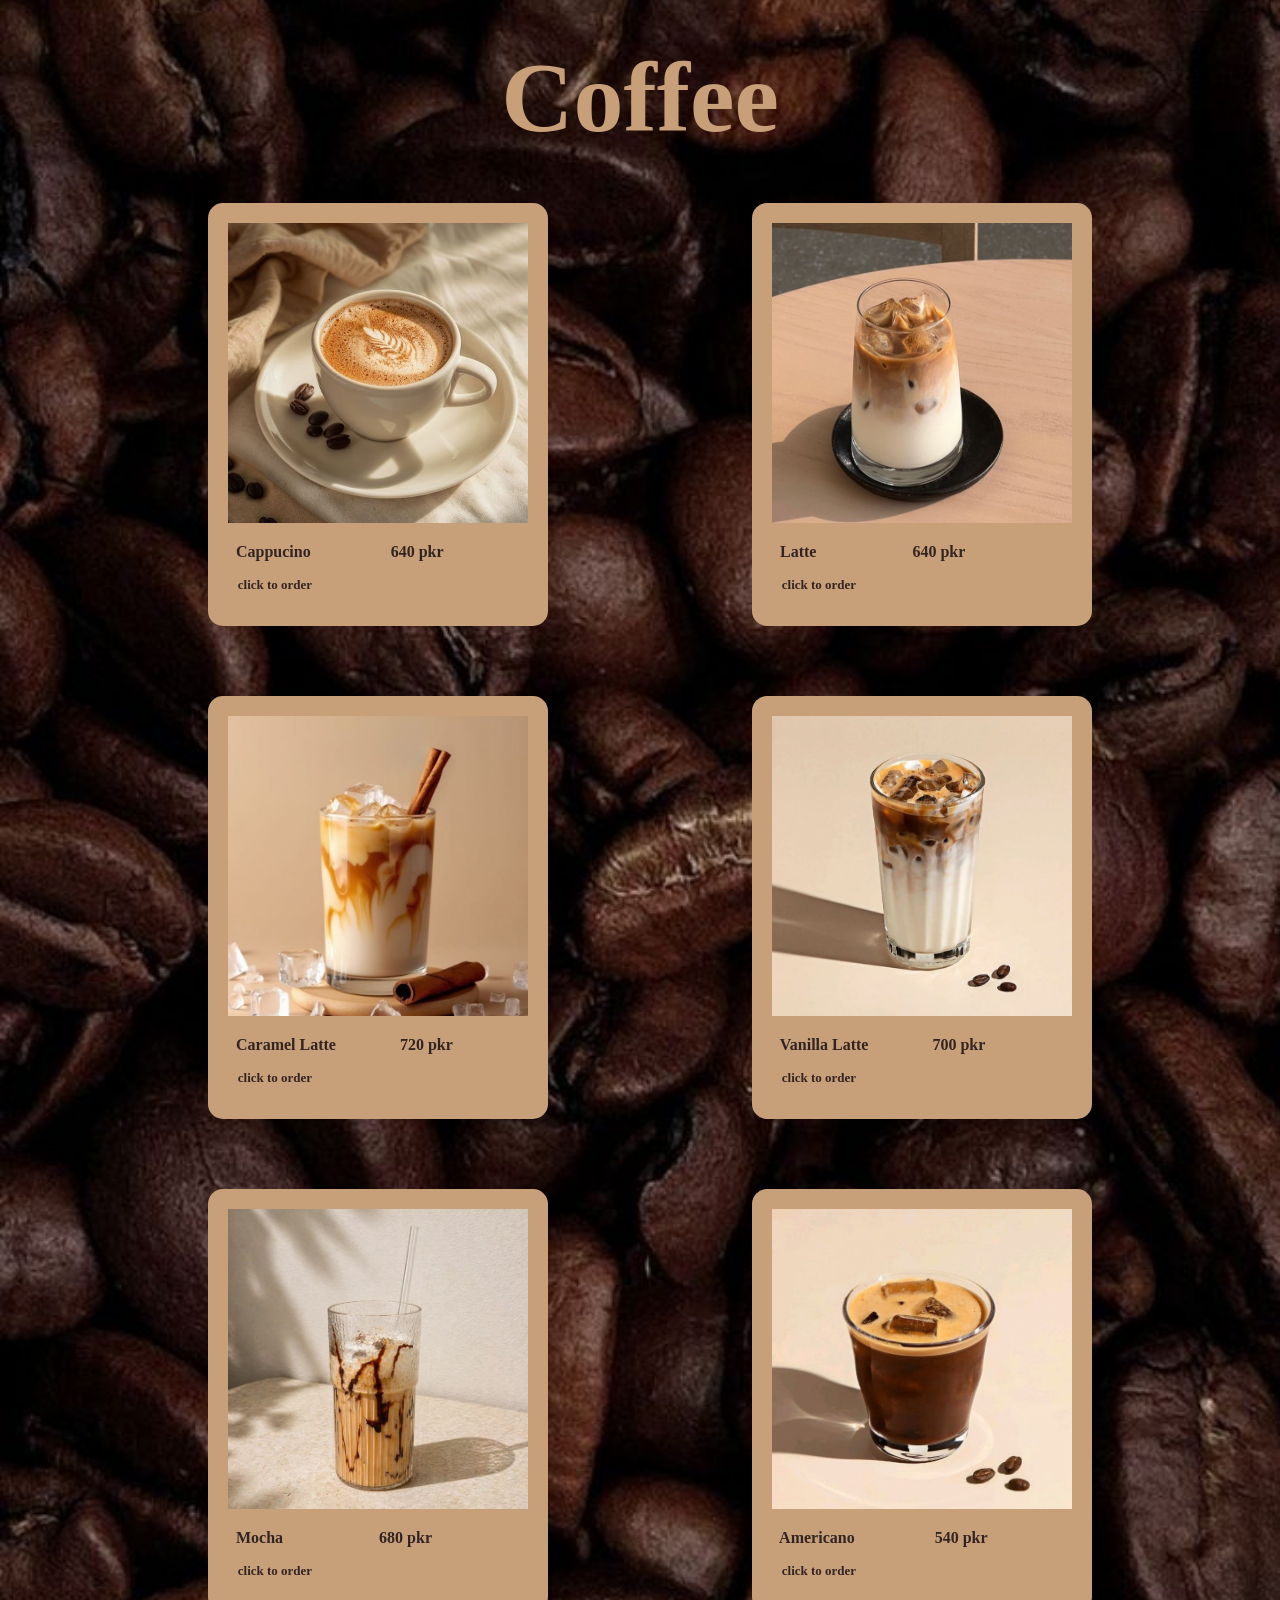
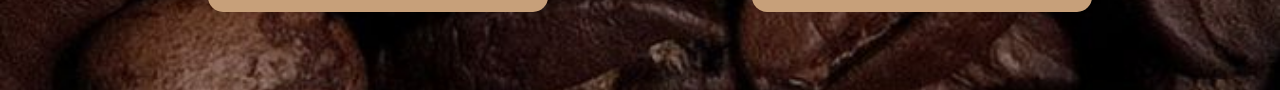
<file: index.html>
<!DOCTYPE html>
<html lang="en">
<head>
    <meta charset="UTF-8">
    <meta name="viewport" content="width=device-width, initial-scale=1.0">
    <title>Coffee Shop</title>
    <link rel="stylesheet" href="style.css">
</head>
<body>
    <h1 id="coffee">Coffee</h1>
    <br>
    <a href="cappuccino.html" class="card">
    <div class="prices">
        <img src="cappuccino.png" height="300">
        <br>
        <pre class="c01">  Cappucino                    640 pkr</pre>
        <pre class="c02">   click to order</pre>
    </div></a>
    
    <a href="latte.html" class="card">
    <div class="prices">
        <img src="latte.png" height="300">
        <br>
        <pre class="c01">  Latte                        640 pkr</pre>
        <pre class="c02">   click to order</pre>
    </div></a>
    <br>
    <a href="caramelLatte.html" class="card">
    <div class="prices">
        <img src="caramelLatte.png" height="300">
        <br>
        <pre class="c01">  Caramel Latte                720 pkr</pre>
        <pre class="c02">   click to order</pre>
    </div></a>
    
    <a href="vanillaLatte.html" class="card">
    <div class="prices">
        <img src="vanillaLatte.png" height="300">
        <br>
        <pre class="c01">  Vanilla Latte                700 pkr</pre>
        <pre class="c02">   click to order</pre>
    </div></a>
    <br>
    <a href="mocha.html" class="card">
    <div class="prices">
        <img src="mocha.png" height="300">
        <br>
        <pre class="c01">  Mocha                        680 pkr</pre>
        <pre class="c02">   click to order</pre>
    </div></a>
    <a href="americano.html" class="card">
    <div class="prices">
        <img src="americano.png" height="300">
        <br>
        <pre class="c01">  Americano                    540 pkr</pre>
        <pre class="c02">   click to order</pre>
    </div></a>
    
</body>
</html>
</file>
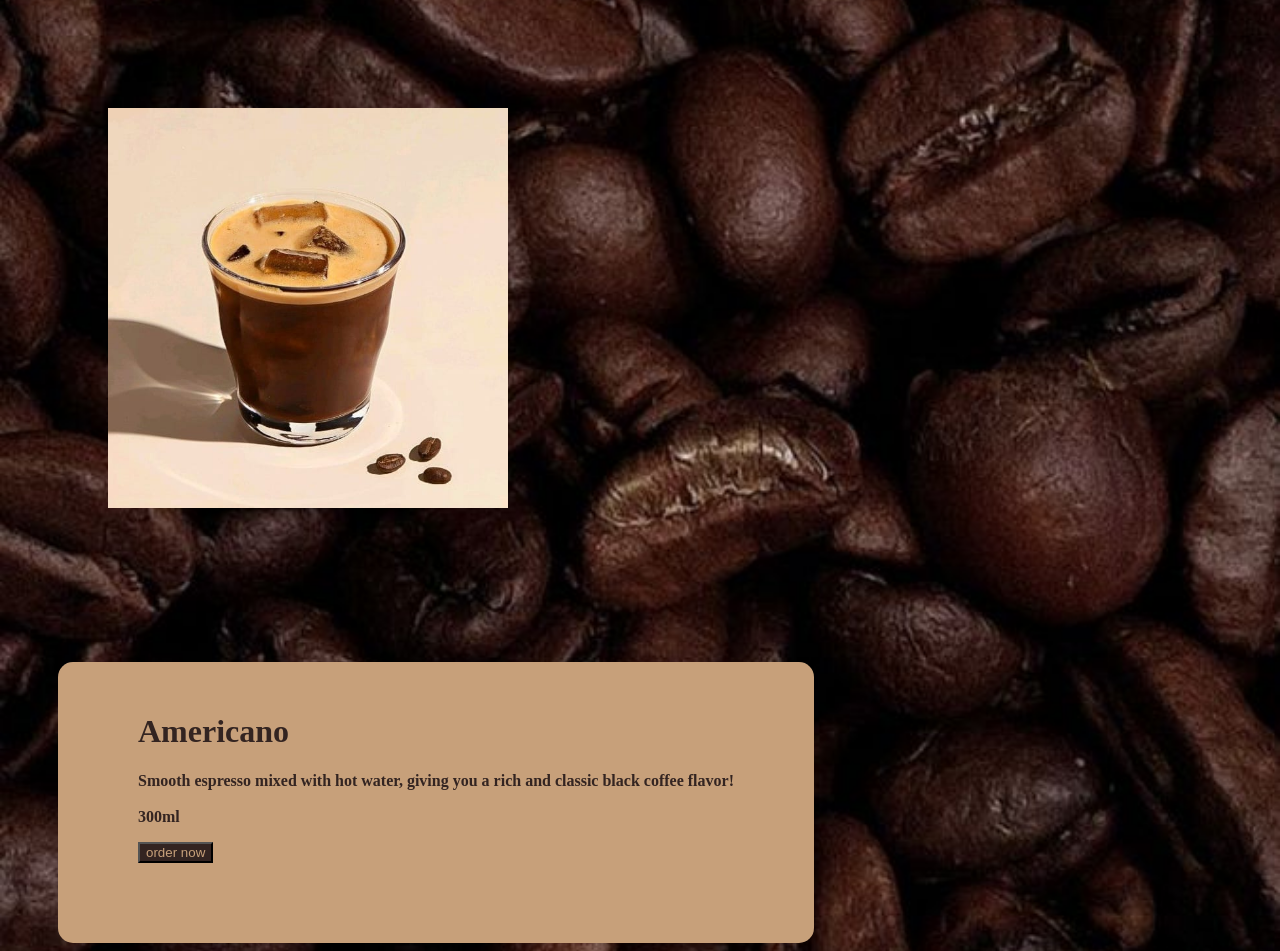
<file: americano.html>
<!DOCTYPE html>
<html lang="en">
<head>
    <meta charset="UTF-8">
    <meta name="viewport" content="width=device-width, initial-scale=1.0">
    <title>Cappuccino</title>
    <link rel="stylesheet" href="style.css">
</head>
<body>
    <div class="desc">
    <img id="order" src="americano.png" height="400">
    </div>

    <div class="desc" id="desc">
        <h1 class="heading">Americano</h1>
        <p class="c01">Smooth espresso mixed with hot water, giving you a rich and classic black coffee flavor!<br><br>300ml</p>
        <button class="button">order now</button>
    </div>
</body>
</html>
</file>
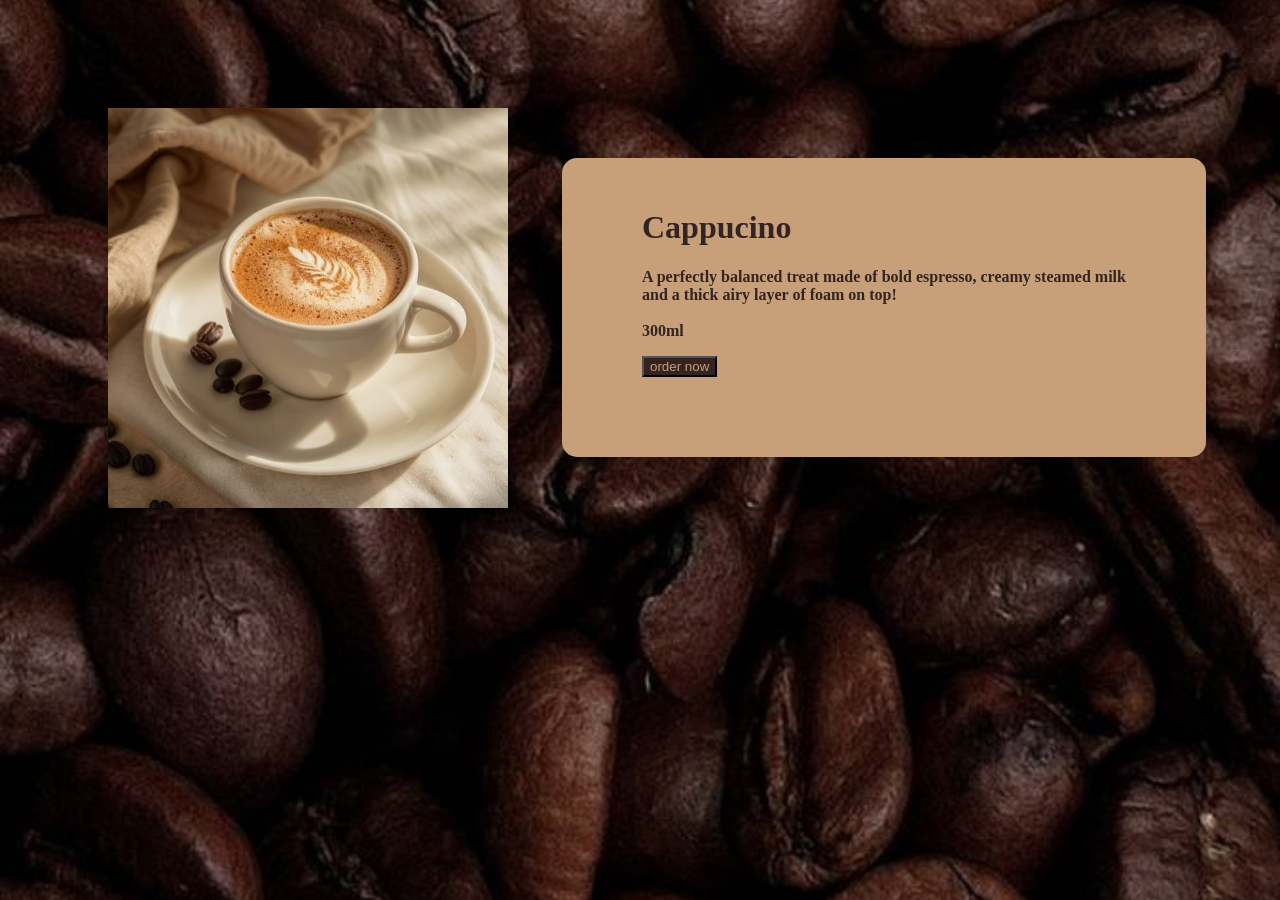
<file: cappuccino.html>
<!DOCTYPE html>
<html lang="en">
<head>
    <meta charset="UTF-8">
    <meta name="viewport" content="width=device-width, initial-scale=1.0">
    <title>Cappuccino</title>
    <link rel="stylesheet" href="style.css">
</head>
<body>
    <div class="desc">
    <img id="order" src="cappuccino.png" height="400">
    </div>

    <div class="desc" id="desc">
        <h1 class="heading">Cappucino</h1>
        <p class="c01">A perfectly balanced treat made of bold espresso, creamy steamed milk <br>and a thick airy layer of foam on top!<br><br>300ml</p>
        <button class="button">order now</button>
    </div>
</body>
</html>
</file>
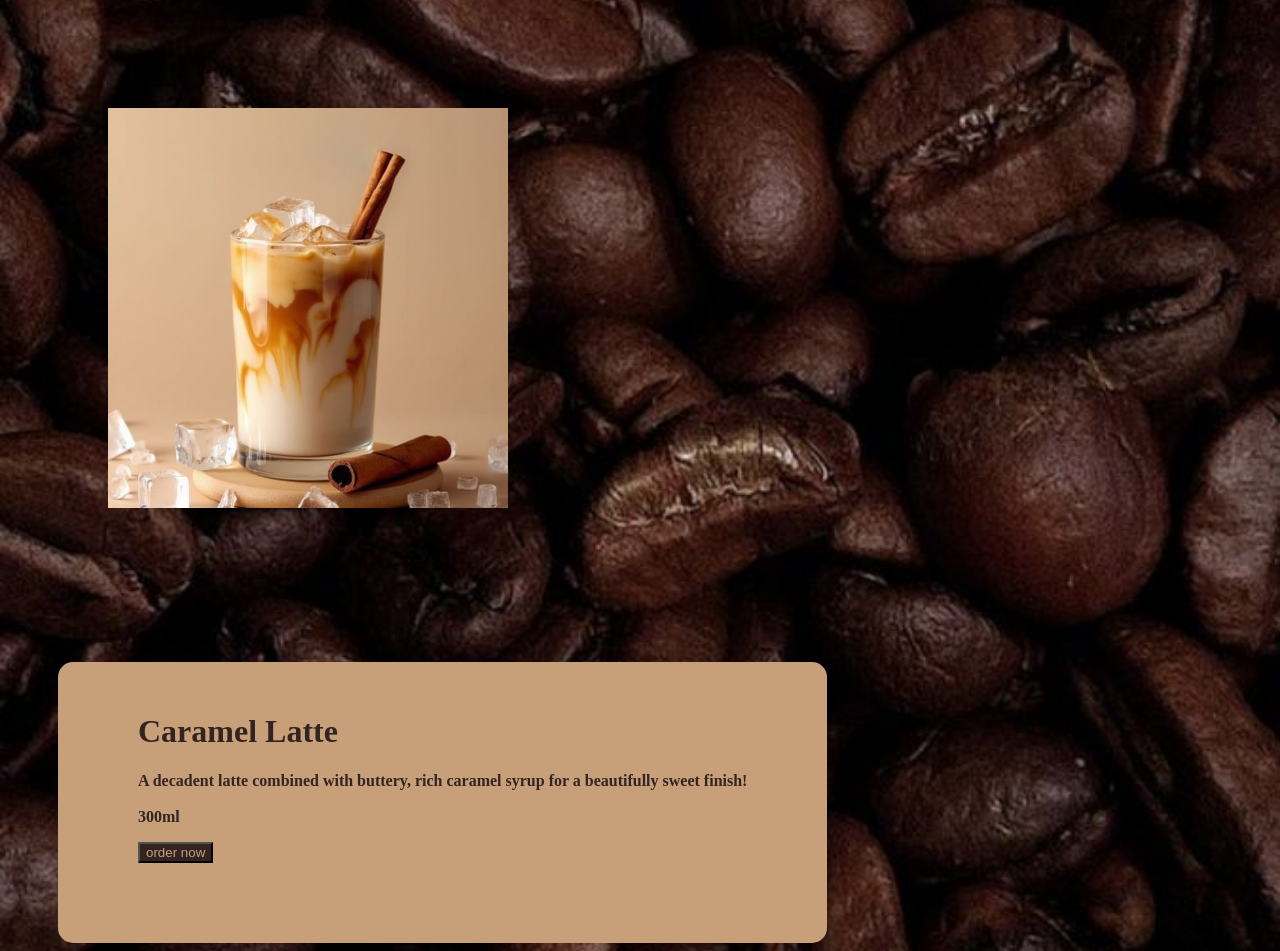
<file: caramelLatte.html>
<!DOCTYPE html>
<html lang="en">
<head>
    <meta charset="UTF-8">
    <meta name="viewport" content="width=device-width, initial-scale=1.0">
    <title>Cappuccino</title>
    <link rel="stylesheet" href="style.css">
</head>
<body>
    <div class="desc">
    <img id="order" src="caramelLatte.png" height="400">
    </div>

    <div class="desc" id="desc">
        <h1 class="heading">Caramel Latte</h1>
        <p class="c01">A decadent latte combined with buttery, rich caramel syrup for a beautifully sweet finish!<br><br>300ml</p>
        <button class="button">order now</button>
    </div>
</body>
</html>
</file>
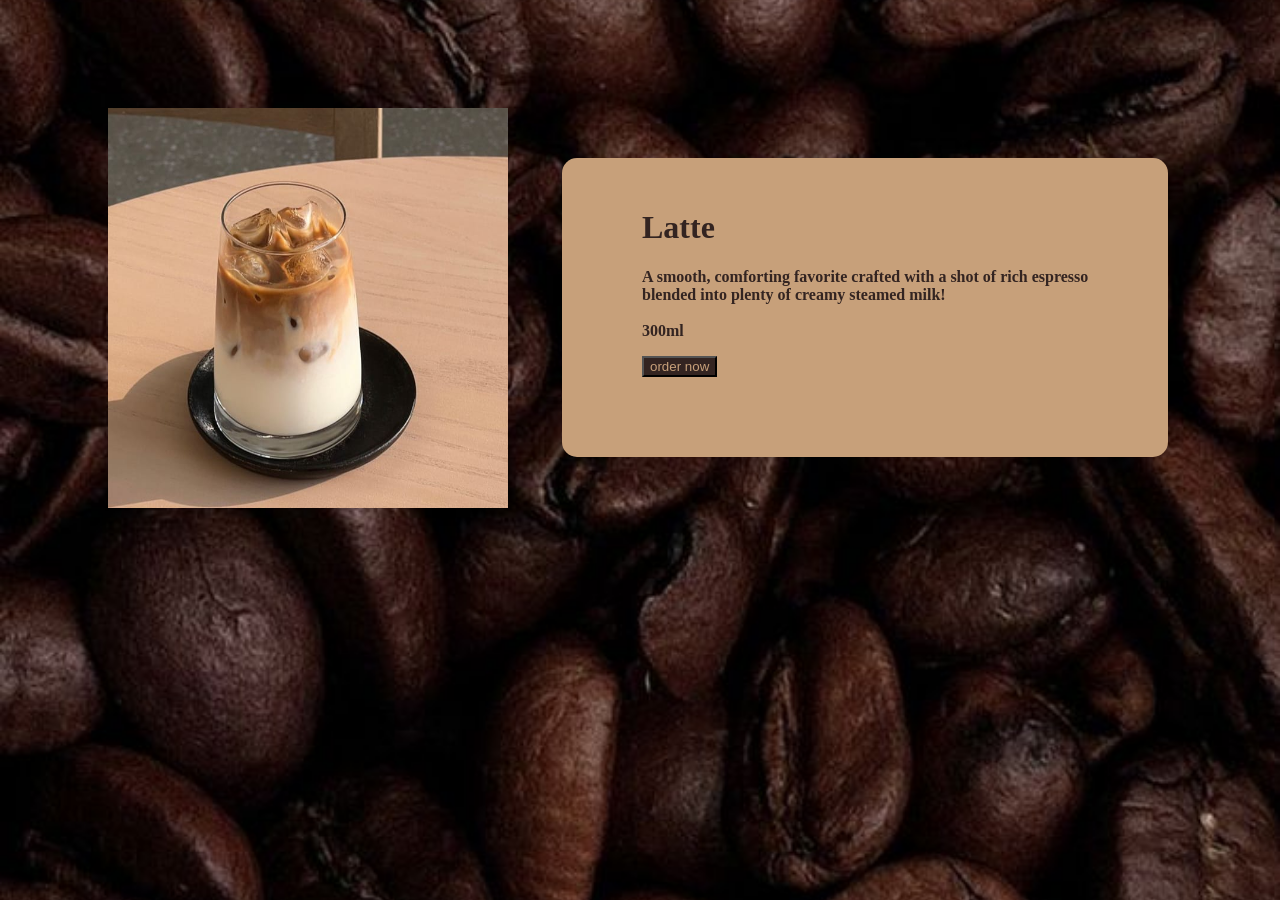
<file: latte.html>
<!DOCTYPE html>
<html lang="en">
<head>
    <meta charset="UTF-8">
    <meta name="viewport" content="width=device-width, initial-scale=1.0">
    <title>Cappuccino</title>
    <link rel="stylesheet" href="style.css">
</head>
<body>
    <div class="desc">
    <img id="order" src="latte.png" height="400">
    </div>

    <div class="desc" id="desc">
        <h1 class="heading">Latte</h1>
        <p class="c01">A smooth, comforting favorite crafted with a shot of rich espresso <br>blended into plenty of creamy steamed milk!<br><br>300ml</p>
        <button class="button">order now</button>
    </div>
</body>
</html>
</file>
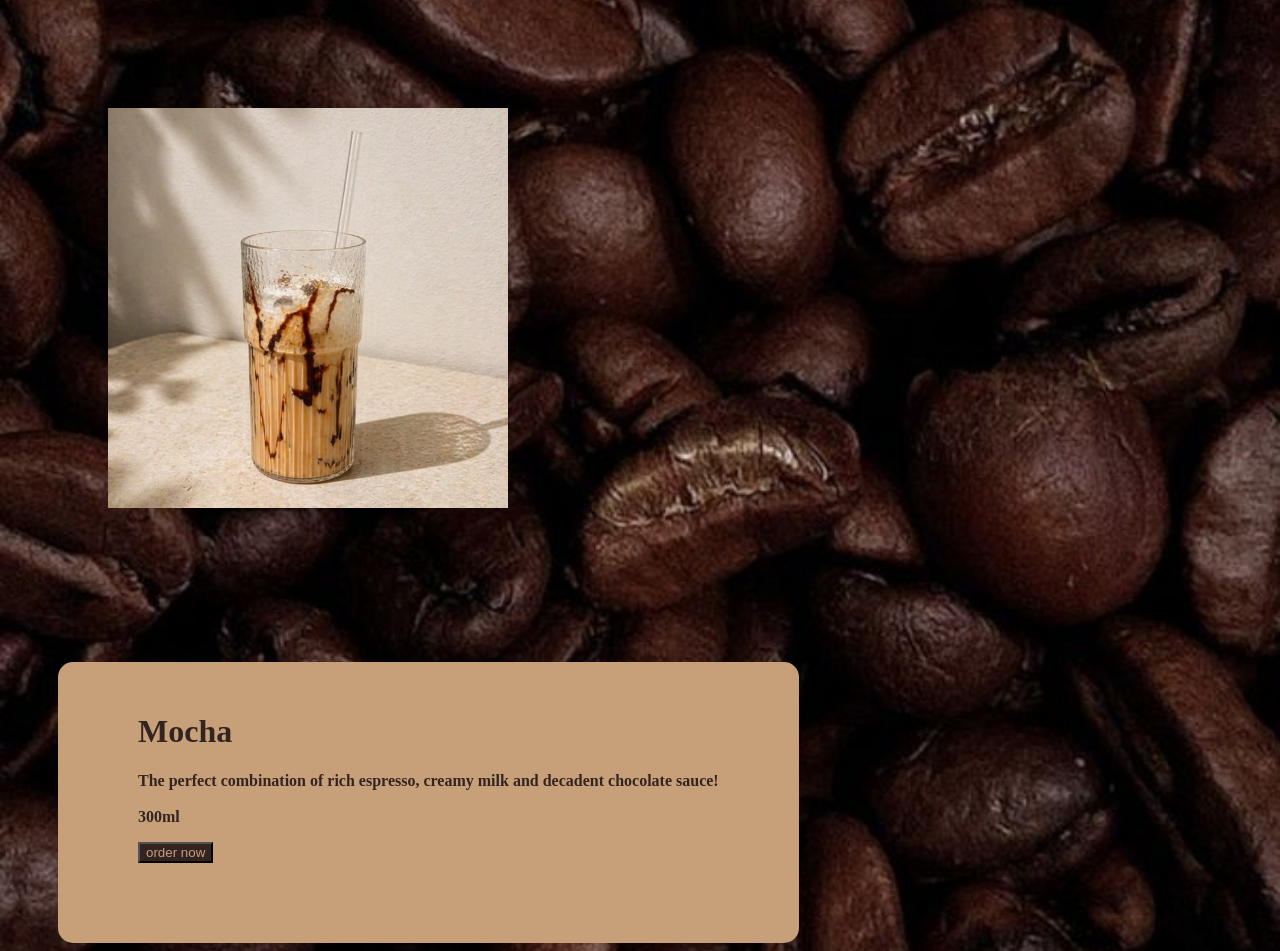
<file: mocha.html>
<!DOCTYPE html>
<html lang="en">
<head>
    <meta charset="UTF-8">
    <meta name="viewport" content="width=device-width, initial-scale=1.0">
    <title>Cappuccino</title>
    <link rel="stylesheet" href="style.css">
</head>
<body>
    <div class="desc">
    <img id="order" src="mocha.png" height="400">
    </div>

    <div class="desc" id="desc">
        <h1 class="heading">Mocha</h1>
        <p class="c01">The perfect combination of rich espresso, creamy milk and decadent chocolate sauce!<br><br>300ml</p>
        <button class="button">order now</button>
    </div>
</body>
</html>
</file>
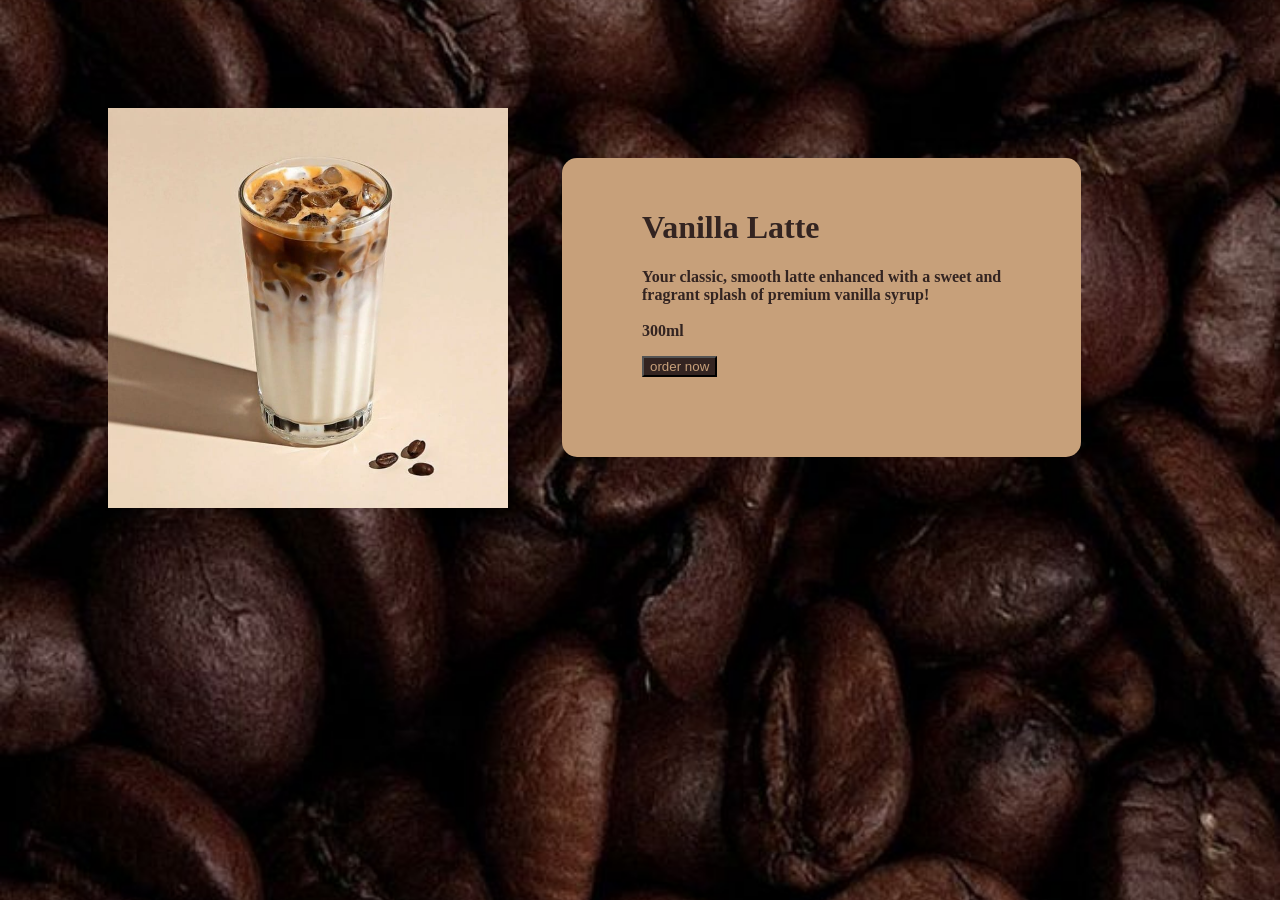
<file: vanillaLatte.html>
<!DOCTYPE html>
<html lang="en">
<head>
    <meta charset="UTF-8">
    <meta name="viewport" content="width=device-width, initial-scale=1.0">
    <title>Cappuccino</title>
    <link rel="stylesheet" href="style.css">
</head>
<body>
    <div class="desc">
    <img id="order" src="vanillaLatte.png" height="400">
    </div>

    <div class="desc" id="desc">
        <h1 class="heading">Vanilla Latte</h1>
        <p class="c01">Your classic, smooth latte enhanced with a sweet and <br>fragrant splash of premium vanilla syrup!<br><br>300ml</p>
        <button class="button">order now</button>
    </div>
</body>
</html>
</file>
<file: style.css>
body{
    color: #c7a07a;
    background-image: url("beans.jpeg");
    background-repeat: no-repeat;
    background-position: center;
    background-size: cover;
}
#coffee{
    font-size: 100px;
    text-align: center;
    margin-bottom: 30px;
    margin-top: 40px;
}
.prices{
    width: 300px;
    /* border: 5px solid #c7a07a; */
    border-radius: 15px;
    padding: 20px;
    background-color: #c7a07a;
    margin-left: 200px;
    margin-bottom: 70px;
    display:inline-block;
    vertical-align: top;
}
.c01{
    color: #332421;
    font-family:'Times New Roman', Times, serif;
    font-weight: bold; 
}
.card{
    text-decoration: none;
}
.c02{
    font-family:'Times New Roman', Times, serif;
    color: #332421;
    font-weight: bold;
    font-size: small;
}
#order{
    margin-top: 100px;
    margin-left: 100px;
}
.button{
    background-color: #332421;
    color:#c7a07a;
}
.desc{
    display: inline-block;
    vertical-align: top;
}
#desc{
    background-color: #c7a07a;
    border-radius: 15px;
    padding: 80px;
    padding-top: 30px;
    margin-left: 50px;
    margin-top: 150px;
}
.heading{
    color: #332421;
}
</file>
